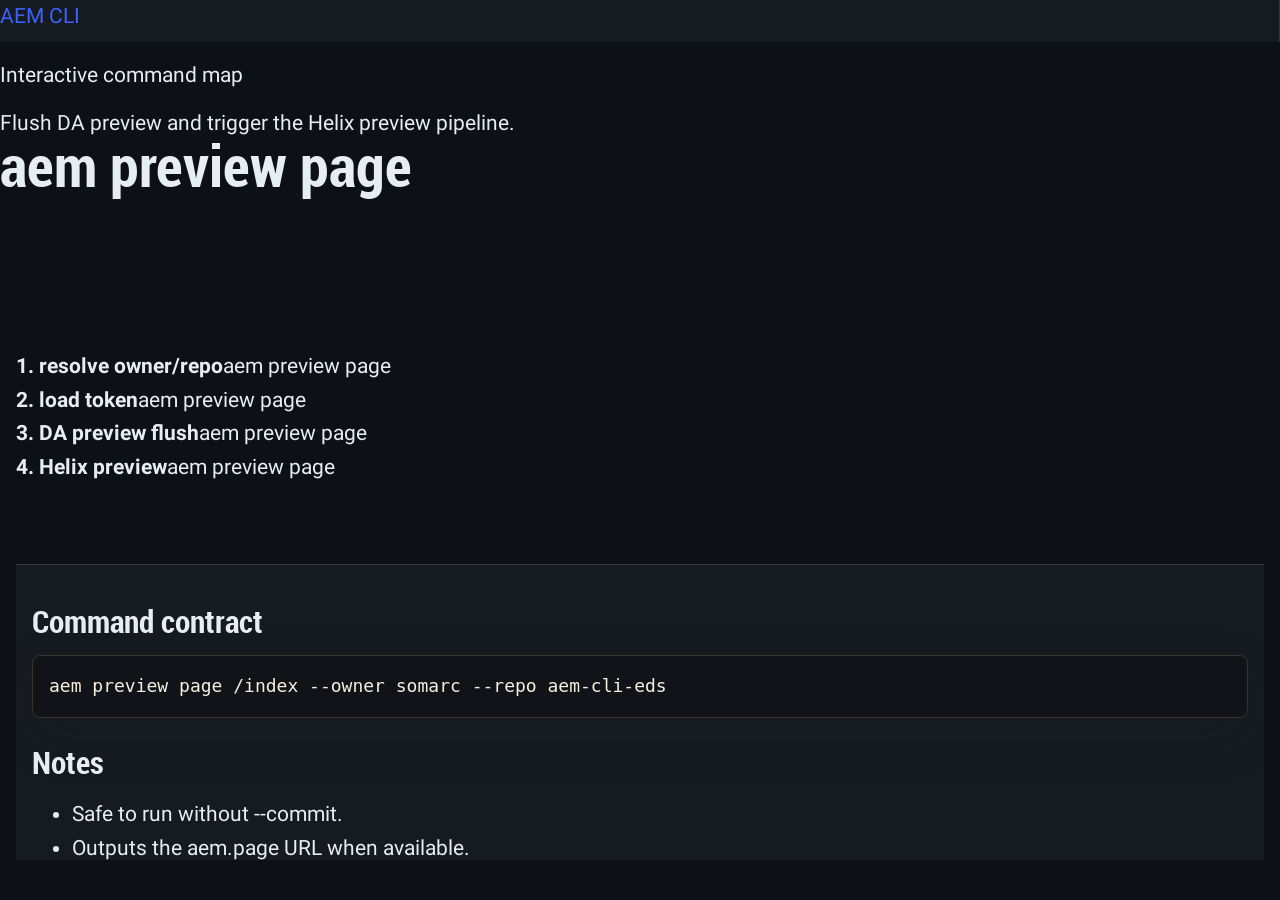
<file: workflow-explorer.html>
<!DOCTYPE html>
<html lang="en">
<head>
<meta charset="UTF-8">
<meta name="viewport" content="width=device-width, initial-scale=1">
<title>Workflow Explorer - AEM CLI</title>
<link rel="stylesheet" href="/styles/fonts.css">
<link rel="stylesheet" href="/styles/styles.css">
<link rel="stylesheet" href="/styles/aem-cli-site.css">
</head>
<body class="aem-cli-site">
<div class="workflow-app">
  <aside class="workflow-side">
    <a class="site-brand" href="/">AEM CLI</a>
    <h1>Workflow Explorer</h1>
    <p>Click a command to trace the operational flow.</p>
    <div id="workflow-list"></div>
  </aside>
  <main class="workflow-main">
    <p class="eyebrow">Interactive command map</p>
    <h2 id="workflow-title">aem preview page</h2>
    <p id="workflow-summary">Preview one DA source document by flushing DA preview and triggering the Helix preview build.</p>
    <div class="flow-panel" id="workflow-flow"></div>
    <div class="workflow-detail">
      <h3>Command contract</h3>
      <pre class="terminal" id="workflow-command"></pre>
      <h3>Notes</h3>
      <ul id="workflow-notes"></ul>
    </div>
  </main>
</div>
<script>
const workflows = [
  {
    name: 'aem auth login',
    summary: 'Create or reuse the project-local DA token cache.',
    command: 'aem auth login',
    flow: ['CLI args', 'IMS browser flow', '.hlx token cache', 'ready for admin calls'],
    notes: ['Stores token under .hlx/.da-token.json.', 'Automation can pass --token.'],
  },
  {
    name: 'aem preview page',
    summary: 'Flush DA preview and trigger the Helix preview pipeline.',
    command: 'aem preview page /index --owner somarc --repo aem-cli-eds',
    flow: ['resolve owner/repo', 'load token', 'DA preview flush', 'Helix preview'],
    notes: ['Safe to run without --commit.', 'Outputs the aem.page URL when available.'],
  },
  {
    name: 'aem publish page',
    summary: 'Promote one previewed page to live CDN.',
    command: 'aem publish page /index --commit',
    flow: ['target preflight', '--commit check', 'Helix live call', 'aem.live URL'],
    notes: ['Dry-run by default.', 'Live mutation requires --commit.'],
  },
  {
    name: 'aem deploy page',
    summary: 'Preview a page, then publish it when commit is supplied.',
    command: 'aem deploy page /index --commit',
    flow: ['DA flush', 'Helix preview', '--commit check', 'Helix live'],
    notes: ['Preview always runs.', 'Publish step is commit-gated.'],
  },
  {
    name: 'aem route classify',
    summary: 'Classify route ownership using DA source and Helix status probes.',
    command: 'aem route classify /blog/post',
    flow: ['probe DA source', 'probe Helix status', 'compare sourceLocation', 'return ownership'],
    notes: ['Exit codes distinguish contentbus, codebus, hybrid, orphan, and probe-failed.'],
  },
  {
    name: 'aem index validate',
    summary: 'Compare configured helix-query fields against query-index output.',
    command: 'aem index validate --env preview',
    flow: ['parse helix-query.yaml', 'build preview/live URL', 'fetch query JSON', 'report missing fields'],
    notes: ['Uses Adobe shared index config parsing.', 'Read-only validation.'],
  },
  {
    name: 'aem code sync',
    summary: 'Trigger code-bus sync for a path after commit confirmation.',
    command: 'aem code sync /styles/styles.css --commit',
    flow: ['target preflight', '--commit check', 'Helix code call', 'job or status response'],
    notes: ['Mutation is commit-gated.', 'Use code status first when troubleshooting.'],
  },
];

const list = document.getElementById('workflow-list');
const title = document.getElementById('workflow-title');
const summary = document.getElementById('workflow-summary');
const flow = document.getElementById('workflow-flow');
const command = document.getElementById('workflow-command');
const notes = document.getElementById('workflow-notes');

function render(item) {
  title.textContent = item.name;
  summary.textContent = item.summary;
  command.textContent = item.command;
  flow.replaceChildren(...item.flow.map((step, i) => {
    const node = document.createElement('div');
    node.className = 'flow-node';
    node.innerHTML = `<strong>${i + 1}. ${step}</strong><span>${item.name}</span>`;
    return node;
  }));
  notes.replaceChildren(...item.notes.map((note) => {
    const li = document.createElement('li');
    li.textContent = note;
    return li;
  }));
  document.querySelectorAll('.workflow-command').forEach((button) => {
    button.classList.toggle('active', button.textContent === item.name);
  });
}

workflows.forEach((item) => {
  const button = document.createElement('button');
  button.type = 'button';
  button.className = 'workflow-command';
  button.textContent = item.name;
  button.addEventListener('click', () => render(item));
  list.append(button);
});

render(workflows[1]);
</script>
</body>
</html>
</file>
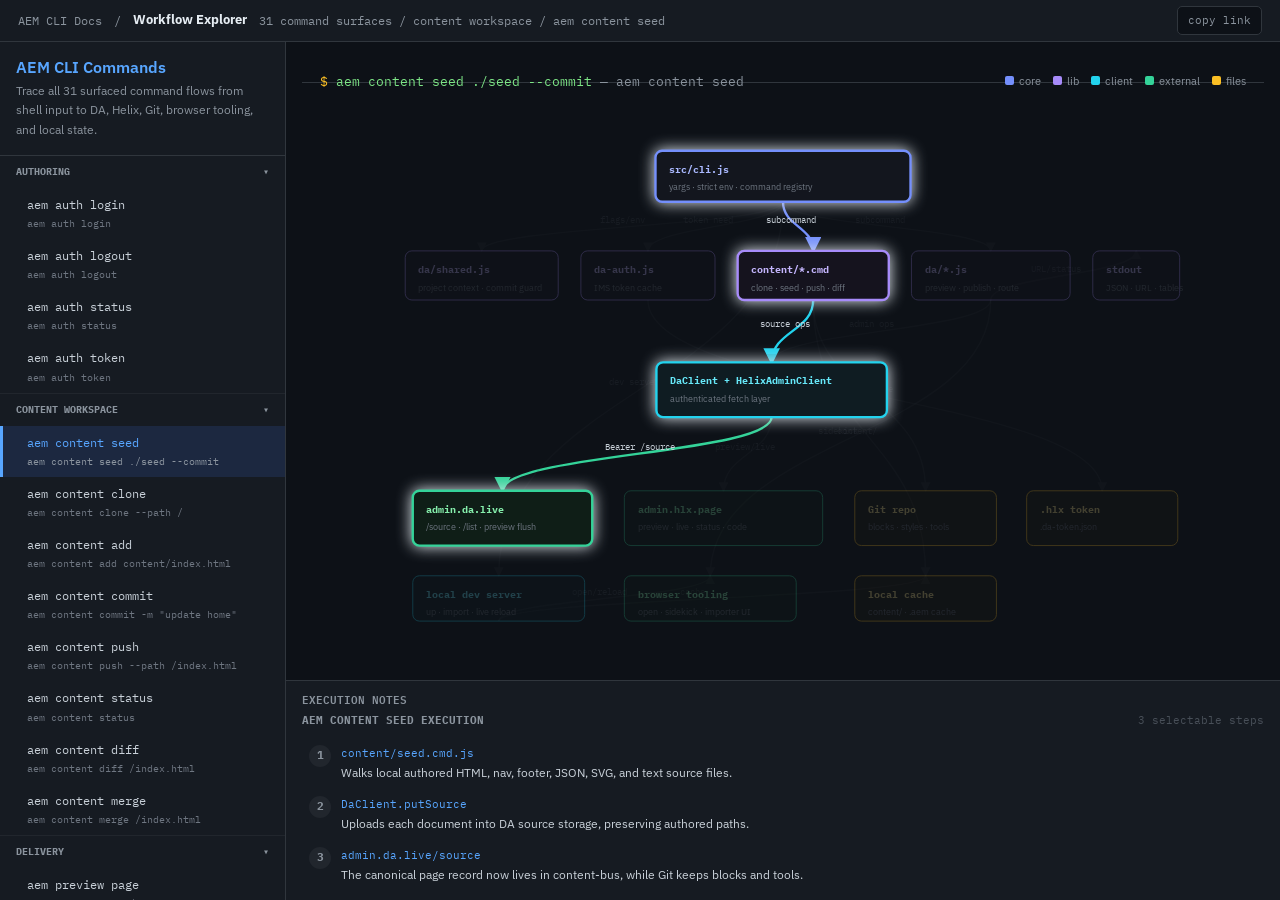
<file: tools/workflow-explorer.html>
<!DOCTYPE html>
<html lang="en">
<head>
<meta charset="UTF-8">
<meta name="viewport" content="width=device-width, initial-scale=1">
<title>AEM CLI Workflow Explorer</title>
<link rel="preconnect" href="https://fonts.googleapis.com">
<link rel="preconnect" href="https://fonts.gstatic.com" crossorigin>
<link href="https://fonts.googleapis.com/css2?family=IBM+Plex+Mono:wght@400;500;600&family=IBM+Plex+Sans:wght@400;500;600;700&display=swap" rel="stylesheet">
<link rel="stylesheet" href="/styles/styles.css">
<link rel="stylesheet" href="/styles/aem-cli-site.css">
</head>
<body>
<div class="workflow-app">
  <nav class="workflow-topbar">
    <a href="/">AEM CLI Docs</a>
    <span>/</span>
    <strong>Workflow Explorer</strong>
    <span id="workflow-breadcrumb">31 command surfaces · content-bus + code-bus command map</span>
    <button class="workflow-share" id="workflow-share" type="button">copy link</button>
  </nav>
  <div class="workflow-shell">
    <aside class="workflow-side">
      <div class="workflow-side-header">
        <h1>AEM CLI Commands</h1>
        <p>Trace all 31 surfaced command flows from shell input to DA, Helix, Git, browser tooling, and local state.</p>
      </div>
      <div id="workflow-list"></div>
    </aside>
    <main class="workflow-main">
      <div class="workflow-toolbar">
        <div class="workflow-active" id="active-label">select a command</div>
        <div class="workflow-legend">
          <span style="--dot:#748ffc">core</span>
          <span style="--dot:#a78bfa">lib</span>
          <span style="--dot:#22d3ee">client</span>
          <span style="--dot:#34d399">external</span>
          <span style="--dot:#fbbf24">files</span>
        </div>
      </div>
      <div class="workflow-canvas">
        <svg id="diagram" viewBox="0 0 900 540" preserveAspectRatio="xMidYMid meet">
          <defs>
            <marker id="arr" markerWidth="7" markerHeight="7" refX="6" refY="3.5" orient="auto"><path d="M0,0 L0,7 L7,3.5 z" fill="#30363d"/></marker>
            <marker id="arr-core" markerWidth="7" markerHeight="7" refX="6" refY="3.5" orient="auto"><path d="M0,0 L0,7 L7,3.5 z" fill="#748ffc"/></marker>
            <marker id="arr-lib" markerWidth="7" markerHeight="7" refX="6" refY="3.5" orient="auto"><path d="M0,0 L0,7 L7,3.5 z" fill="#a78bfa"/></marker>
            <marker id="arr-client" markerWidth="7" markerHeight="7" refX="6" refY="3.5" orient="auto"><path d="M0,0 L0,7 L7,3.5 z" fill="#22d3ee"/></marker>
            <marker id="arr-ext" markerWidth="7" markerHeight="7" refX="6" refY="3.5" orient="auto"><path d="M0,0 L0,7 L7,3.5 z" fill="#34d399"/></marker>
            <marker id="arr-file" markerWidth="7" markerHeight="7" refX="6" refY="3.5" orient="auto"><path d="M0,0 L0,7 L7,3.5 z" fill="#fbbf24"/></marker>
          </defs>
          <g id="edges-layer"></g>
          <g id="nodes-layer"></g>
        </svg>
      </div>
      <section class="workflow-detail">
        <h2>Execution Notes</h2>
        <div id="workflow-steps"></div>
      </section>
    </main>
  </div>
</div>
<script>
const DATA = {
  nodes: [
    { id: 'cli', x: 315, y: 22, w: 270, h: 54, type: 'core', label: 'src/cli.js', sub: 'yargs · strict env · command registry' },
    { id: 'shared', x: 50, y: 128, w: 162, h: 52, type: 'lib', label: 'da/shared.js', sub: 'project context · commit guard' },
    { id: 'auth', x: 236, y: 128, w: 142, h: 52, type: 'lib', label: 'da-auth.js', sub: 'IMS token cache' },
    { id: 'content', x: 402, y: 128, w: 160, h: 52, type: 'lib', label: 'content/*.cmd', sub: 'clone · seed · push · diff' },
    { id: 'delivery', x: 586, y: 128, w: 168, h: 52, type: 'lib', label: 'da/*.js', sub: 'preview · publish · route' },
    { id: 'output', x: 778, y: 128, w: 92, h: 52, type: 'lib', label: 'stdout', sub: 'JSON · URL · tables' },
    { id: 'client', x: 316, y: 246, w: 244, h: 58, type: 'client', label: 'DaClient + HelixAdminClient', sub: 'authenticated fetch layer' },
    { id: 'da', x: 58, y: 382, w: 190, h: 58, type: 'ext', label: 'admin.da.live', sub: '/source · /list · preview flush' },
    { id: 'helix', x: 282, y: 382, w: 210, h: 58, type: 'ext', label: 'admin.hlx.page', sub: 'preview · live · status · code' },
    { id: 'git', x: 526, y: 382, w: 150, h: 58, type: 'file', label: 'Git repo', sub: 'blocks · styles · tools' },
    { id: 'token', x: 708, y: 382, w: 160, h: 58, type: 'file', label: '.hlx token', sub: '.da-token.json' },
    { id: 'server', x: 58, y: 472, w: 182, h: 48, type: 'client', label: 'local dev server', sub: 'up · import · live reload' },
    { id: 'browser', x: 282, y: 472, w: 182, h: 48, type: 'ext', label: 'browser tooling', sub: 'open · sidekick · importer UI' },
    { id: 'cache', x: 526, y: 472, w: 150, h: 48, type: 'file', label: 'local cache', sub: 'content/ · .aem cache' },
  ],
  edges: [
    { id: 'e-cli-shared', from: 'cli', to: 'shared', label: 'flags/env', color: 'core' },
    { id: 'e-cli-auth', from: 'cli', to: 'auth', label: 'token need', color: 'core' },
    { id: 'e-cli-content', from: 'cli', to: 'content', label: 'subcommand', color: 'core' },
    { id: 'e-cli-delivery', from: 'cli', to: 'delivery', label: 'subcommand', color: 'core' },
    { id: 'e-auth-token', from: 'auth', to: 'token', label: 'read/write', color: 'file' },
    { id: 'e-content-client', from: 'content', to: 'client', label: 'source ops', color: 'client' },
    { id: 'e-delivery-client', from: 'delivery', to: 'client', label: 'admin ops', color: 'client' },
    { id: 'e-client-da', from: 'client', to: 'da', label: 'Bearer /source', color: 'ext' },
    { id: 'e-client-helix', from: 'client', to: 'helix', label: 'preview/live', color: 'ext' },
    { id: 'e-content-git', from: 'content', to: 'git', label: 'workspace', color: 'file' },
    { id: 'e-delivery-output', from: 'delivery', to: 'output', label: 'URL/status', color: 'lib' },
    { id: 'e-cli-server', from: 'cli', to: 'server', label: 'dev server', color: 'core' },
    { id: 'e-server-browser', from: 'server', to: 'browser', label: 'open/reload', color: 'ext' },
    { id: 'e-server-cache', from: 'server', to: 'cache', label: 'cache', color: 'file' },
    { id: 'e-content-cache', from: 'content', to: 'cache', label: 'content/', color: 'file' },
    { id: 'e-code-browser', from: 'delivery', to: 'browser', label: 'sidekick', color: 'ext' },
  ],
  groups: [
    { name: 'authoring', items: [
      { id: 'auth-login', label: 'aem auth login', syntax: 'aem auth login', edges: ['e-cli-auth', 'e-auth-token'], nodes: ['cli', 'auth', 'token'], steps: [
        ['src/cli.js', 'Strict yargs dispatch resolves the auth subcommand and passes log/env options.'],
        ['da-auth.js', 'If no valid cache exists, the IMS browser flow stores a project-local DA token.'],
        ['.hlx/.da-token.json', 'The token is ignored from git and reused by content and delivery commands.'],
      ] },
      { id: 'auth-logout', label: 'aem auth logout', syntax: 'aem auth logout', edges: ['e-cli-auth', 'e-auth-token'], nodes: ['cli', 'auth', 'token'], steps: [
        ['da/auth.js', 'Dispatches the logout subcommand without needing network access.'],
        ['tokenPath()', 'Finds the project-local DA token cache from the current working directory.'],
        ['fs-extra.remove', 'Deletes the cached token and reports whether one existed.'],
      ] },
      { id: 'auth-status', label: 'aem auth status', syntax: 'aem auth status', edges: ['e-cli-auth', 'e-auth-token', 'e-delivery-output'], nodes: ['cli', 'auth', 'token', 'output'], steps: [
        ['readToken()', 'Loads the cached token payload if present.'],
        ['expires_at check', 'Marks the token invalid when missing or expired.'],
        ['stdout + exitCode', 'Prints validity and sets a non-zero exit for automation on invalid state.'],
      ] },
      { id: 'auth-token', label: 'aem auth token', syntax: 'aem auth token', edges: ['e-cli-auth', 'e-auth-token', 'e-delivery-output'], nodes: ['cli', 'auth', 'token', 'output'], steps: [
        ['readToken()', 'Reads the cached access token from the local DA token file.'],
        ['guard missing token', 'Throws an actionable error when login has not happened yet.'],
        ['stdout', 'Writes only the raw token for scripts that need to pass it forward.'],
      ] },
    ] },
    { name: 'content workspace', items: [
      { id: 'content-seed', label: 'aem content seed', syntax: 'aem content seed ./seed --commit', edges: ['e-cli-content', 'e-content-client', 'e-client-da'], nodes: ['cli', 'content', 'client', 'da'], steps: [
        ['content/seed.cmd.js', 'Walks local authored HTML, nav, footer, JSON, SVG, and text source files.'],
        ['DaClient.putSource', 'Uploads each document into DA source storage, preserving authored paths.'],
        ['admin.da.live/source', 'The canonical page record now lives in content-bus, while Git keeps blocks and tools.'],
      ] },
      { id: 'content-clone', label: 'aem content clone', syntax: 'aem content clone --path /', edges: ['e-cli-content', 'e-content-client', 'e-client-da', 'e-content-git'], nodes: ['cli', 'content', 'client', 'da', 'git'], steps: [
        ['content/clone.cmd.js', 'Lists source files from DA and materializes them into a local content workspace.'],
        ['DaClient.listAll', 'Follows DA continuation tokens and recursively discovers folders.'],
        ['local workspace', 'Creates a reviewable local snapshot before commit/push flows.'],
      ] },
      { id: 'content-add', label: 'aem content add', syntax: 'aem content add content/index.html', edges: ['e-cli-content', 'e-content-cache'], nodes: ['cli', 'content', 'cache'], steps: [
        ['content/add.js', 'Accepts one or more paths under content/ or defaults to all changes.'],
        ['AddCommand', 'Normalizes content paths and stages them in the local content workspace.'],
        ['content metadata', 'Prepares later commit/push operations without mutating DA.'],
      ] },
      { id: 'content-commit', label: 'aem content commit', syntax: 'aem content commit -m "update home"', edges: ['e-cli-content', 'e-content-cache'], nodes: ['cli', 'content', 'cache'], steps: [
        ['content/commit.js', 'Requires a commit message through -m or --message.'],
        ['CommitCommand', 'Snapshots staged content changes locally.'],
        ['content/ log', 'Creates the review boundary used by push and diff flows.'],
      ] },
      { id: 'content-push', label: 'aem content push', syntax: 'aem content push --path /index.html', edges: ['e-cli-content', 'e-content-cache', 'e-content-client', 'e-client-da'], nodes: ['cli', 'content', 'cache', 'client', 'da'], steps: [
        ['content/push.js', 'Filters committed local changes by path, force, token, and dry-run flags.'],
        ['PushCommand', 'Checks conflicts unless --force is set.'],
        ['DaClient.putSource/deleteSource', 'Applies committed local content changes to DA source storage.'],
      ] },
      { id: 'content-status', label: 'aem content status', syntax: 'aem content status', edges: ['e-cli-content', 'e-content-cache', 'e-delivery-output'], nodes: ['cli', 'content', 'cache', 'output'], steps: [
        ['content/status.js', 'Loads local content workspace state.'],
        ['StatusCommand', 'Classifies added, modified, and deleted files.'],
        ['stdout', 'Reports pending changes without touching DA.'],
      ] },
      { id: 'content-diff', label: 'aem content diff', syntax: 'aem content diff /index.html', edges: ['e-cli-content', 'e-content-cache', 'e-content-client', 'e-client-da', 'e-delivery-output'], nodes: ['cli', 'content', 'cache', 'client', 'da', 'output'], steps: [
        ['content/diff.js', 'Targets a single path or all modified local files.'],
        ['DiffCommand', 'Fetches remote DA source and compares it to local content/.'],
        ['stdout', 'Prints reviewable differences before push or merge.'],
      ] },
      { id: 'content-merge', label: 'aem content merge', syntax: 'aem content merge /index.html', edges: ['e-cli-content', 'e-content-cache', 'e-content-client', 'e-client-da'], nodes: ['cli', 'content', 'cache', 'client', 'da'], steps: [
        ['content/merge.js', 'Targets a single file or all modified files.'],
        ['MergeCommand', 'Reads remote DA source and local workspace versions.'],
        ['content/', 'Applies remote updates locally for conflict resolution.'],
      ] },
    ] },
    { name: 'delivery', items: [
      { id: 'preview-page', label: 'aem preview page', syntax: 'aem preview page /index', edges: ['e-cli-delivery', 'e-delivery-client', 'e-client-da', 'e-client-helix', 'e-delivery-output'], nodes: ['cli', 'delivery', 'client', 'da', 'helix', 'output'], steps: [
        ['previewOne()', 'Flushes DA preview for the selected source path when possible.'],
        ['HelixAdminClient.preview', 'Builds a single page on aem.page.'],
        ['stdout', 'Prints the preview URL for direct browser or CI handoff.'],
      ] },
      { id: 'preview-tree', label: 'aem preview tree', syntax: 'aem preview tree /', edges: ['e-cli-delivery', 'e-delivery-client', 'e-client-da', 'e-client-helix', 'e-delivery-output'], nodes: ['cli', 'delivery', 'client', 'da', 'helix', 'output'], steps: [
        ['resolvePathSet', 'Reads DA source paths and filters to HTML documents under the prefix.'],
        ['flushDaPreview', 'Flushes DA preview state so Helix sees current authored source.'],
        ['HelixAdminClient.preview', 'Builds each page on aem.page and prints structured results.'],
      ] },
      { id: 'preview-status', label: 'aem preview status', syntax: 'aem preview status /index', edges: ['e-cli-delivery', 'e-delivery-client', 'e-client-helix', 'e-delivery-output'], nodes: ['cli', 'delivery', 'client', 'helix', 'output'], steps: [
        ['createDaContext', 'Resolves owner, repo, branch, and token context.'],
        ['HelixAdminClient.previewStatus', 'Reads preview build metadata for one path.'],
        ['printResult', 'Returns structured JSON/table-friendly status.'],
      ] },
      { id: 'publish-page', label: 'aem publish page', syntax: 'aem publish page /index --commit', edges: ['e-cli-delivery', 'e-delivery-client', 'e-client-helix', 'e-delivery-output'], nodes: ['cli', 'delivery', 'client', 'helix', 'output'], steps: [
        ['guardCommit', 'Publish is dry-run unless the operator passes --commit explicitly.'],
        ['HelixAdminClient.live', 'Promotes the selected path from preview to live delivery.'],
        ['stdout', 'Prints the live URL for automation and release notes.'],
      ] },
      { id: 'publish-tree', label: 'aem publish tree', syntax: 'aem publish tree / --commit', edges: ['e-cli-delivery', 'e-delivery-client', 'e-client-da', 'e-client-helix', 'e-delivery-output'], nodes: ['cli', 'delivery', 'client', 'da', 'helix', 'output'], steps: [
        ['resolvePathSet', 'Finds all HTML source documents under the DA prefix.'],
        ['guardCommit', 'Requires explicit --commit after reporting target and path count.'],
        ['runConcurrent', 'Publishes pages with bounded concurrency and structured per-path results.'],
      ] },
      { id: 'publish-unpublish', label: 'aem publish unpublish', syntax: 'aem publish unpublish /index --commit', edges: ['e-cli-delivery', 'e-delivery-client', 'e-client-helix'], nodes: ['cli', 'delivery', 'client', 'helix'], steps: [
        ['createProjectContext', 'Reports the target owner, repo, and branch before mutation.'],
        ['guardCommit', 'Blocks live removal unless --commit is supplied.'],
        ['HelixAdminClient.unpublish', 'Removes the selected page from live delivery.'],
      ] },
      { id: 'deploy-page', label: 'aem deploy page', syntax: 'aem deploy page /index --commit', edges: ['e-cli-delivery', 'e-delivery-client', 'e-client-da', 'e-client-helix'], nodes: ['cli', 'delivery', 'client', 'da', 'helix'], steps: [
        ['preview first', 'Always flushes DA and runs preview so the live step has a current build.'],
        ['commit gate', 'Without --commit, deploy stops after preview and reports the preview URL.'],
        ['live edge', 'With --commit, deploy promotes the same path to aem.live.'],
      ] },
    ] },
    { name: 'diagnostics', items: [
      { id: 'route-classify', label: 'aem route classify', syntax: 'aem route classify /content', edges: ['e-cli-delivery', 'e-delivery-client', 'e-client-da', 'e-client-helix', 'e-delivery-output'], nodes: ['cli', 'delivery', 'client', 'da', 'helix', 'output'], steps: [
        ['DA probe', 'Checks whether the path exists in content-bus source storage.'],
        ['Helix status', 'Reads preview/live sourceLocation to determine delivery ownership.'],
        ['exit codes', 'Returns contentbus, codebus, hybrid, orphan, or probe-failed for scripts.'],
      ] },
      { id: 'route-canonical', label: 'aem route canonical', syntax: 'aem route canonical /index', edges: ['e-cli-delivery', 'e-delivery-client', 'e-client-da', 'e-client-helix', 'e-delivery-output'], nodes: ['cli', 'delivery', 'client', 'da', 'helix', 'output'], steps: [
        ['classifyRoute', 'Runs the same ownership probe used by route classify.'],
        ['canonicalWebPath', 'Normalizes DA source paths to routable web paths.'],
        ['printResult', 'Returns preview, live, plain.html, ownership, and source metadata.'],
      ] },
      { id: 'route-audit', label: 'aem route audit', syntax: 'aem route audit / --concurrency 10', edges: ['e-cli-delivery', 'e-delivery-client', 'e-client-da', 'e-client-helix', 'e-delivery-output'], nodes: ['cli', 'delivery', 'client', 'da', 'helix', 'output'], steps: [
        ['resolvePathSet', 'Discovers all HTML source documents under the prefix.'],
        ['runConcurrent', 'Classifies routes in parallel with bounded concurrency.'],
        ['printResult', 'Outputs ownership results for site-wide audits.'],
      ] },
      { id: 'index-show', label: 'aem index show', syntax: 'aem index show', edges: ['e-cli-delivery', 'e-delivery-output', 'e-content-git'], nodes: ['cli', 'delivery', 'git', 'output'], steps: [
        ['IndexConfig', 'Loads helix-query.yaml from the project checkout or --file location.'],
        ['indexRows', 'Extracts index names, targets, fields, and include rules.'],
        ['printResult', 'Prints the configured index catalog.'],
      ] },
      { id: 'index-validate', label: 'aem index validate', syntax: 'aem index validate --env preview', edges: ['e-cli-delivery', 'e-delivery-client', 'e-client-helix', 'e-delivery-output'], nodes: ['cli', 'delivery', 'client', 'helix', 'output'], steps: [
        ['helix-query.yaml', 'Loads configured index fields from the project checkout.'],
        ['query-index.json', 'Fetches preview or live query output and compares available columns.'],
        ['non-zero on drift', 'Reports missing fields so CI or agents can block bad releases.'],
      ] },
      { id: 'index-query', label: 'aem index query', syntax: 'aem index query pages --filter title=Home', edges: ['e-cli-delivery', 'e-delivery-client', 'e-client-helix', 'e-delivery-output'], nodes: ['cli', 'delivery', 'client', 'helix', 'output'], steps: [
        ['IndexConfig', 'Finds the named configured index and target path.'],
        ['fetchJson', 'Reads preview or live query JSON with limit and offset.'],
        ['client filter', 'Applies repeatable key=value filters before printing rows.'],
      ] },
    ] },
    { name: 'code bus', items: [
      { id: 'code-sync', label: 'aem code sync', syntax: 'aem code sync /styles/aem-cli-site.css --commit', edges: ['e-cli-delivery', 'e-delivery-client', 'e-client-helix', 'e-content-git'], nodes: ['cli', 'delivery', 'client', 'helix', 'git'], steps: [
        ['Git code surface', 'Targets CSS, JS, blocks, and tools rather than authored page documents.'],
        ['commit gate', 'Code-bus mutation requires explicit --commit.'],
        ['Helix code API', 'Triggers code sync or returns job/status details for follow-up.'],
      ] },
      { id: 'code-status', label: 'aem code status', syntax: 'aem code status /styles/aem-cli-site.css', edges: ['e-cli-delivery', 'e-delivery-client', 'e-client-helix', 'e-content-git', 'e-delivery-output'], nodes: ['cli', 'delivery', 'client', 'helix', 'git', 'output'], steps: [
        ['code/status options', 'Accepts owner, repo, branch, token, and optional code-bus path.'],
        ['HelixAdminClient.codeStatus', 'Checks sync state for the requested code path.'],
        ['printResult', 'Returns code-bus status without mutating remote state.'],
      ] },
      { id: 'code-job', label: 'aem code job', syntax: 'aem code job job-2026-...', edges: ['e-cli-delivery', 'e-delivery-client', 'e-client-helix', 'e-delivery-output'], nodes: ['cli', 'delivery', 'client', 'helix', 'output'], steps: [
        ['job <jobId>', 'Accepts a Helix Admin async job identifier.'],
        ['HelixAdminClient.job', 'Fetches job state, progress, resources, and errors.'],
        ['printResult', 'Prints the job payload for follow-up diagnostics.'],
      ] },
      { id: 'code-sidekick-get', label: 'aem code sidekick get', syntax: 'aem code sidekick get', edges: ['e-cli-delivery', 'e-delivery-client', 'e-client-helix', 'e-code-browser', 'e-delivery-output'], nodes: ['cli', 'delivery', 'client', 'helix', 'browser', 'output'], steps: [
        ['nested sidekick command', 'Routes through code sidekick get after project options are resolved.'],
        ['HelixAdminClient.sidekickConfig', 'Reads the sidekick configuration for owner, repo, and branch.'],
        ['printResult', 'Returns JSON that browser tooling and agents can inspect.'],
      ] },
    ] },
    { name: 'dev server', items: [
      { id: 'up', label: 'aem up', syntax: 'aem up --port 3000 --livereload', edges: ['e-cli-server', 'e-server-browser', 'e-server-cache', 'e-content-git'], nodes: ['cli', 'server', 'browser', 'cache', 'git'], steps: [
        ['src/up.js', 'Starts the local Edge Delivery development server with proxy, TLS, cache, and HTML-folder options.'],
        ['local dev server', 'Serves project files, proxies origin content, and can forward browser console logs.'],
        ['browser + reload', 'Opens the requested path and reloads when watched sources change.'],
      ] },
      { id: 'import', label: 'aem import', syntax: 'aem import --port 3001', edges: ['e-cli-server', 'e-server-browser', 'e-server-cache'], nodes: ['cli', 'server', 'browser', 'cache'], steps: [
        ['src/import.js', 'Starts the importer server and optionally installs the importer UI.'],
        ['proxy/cache', 'Uses headers, cache, TLS, and insecure-request options for migration work.'],
        ['browser tooling', 'Opens the importer experience against the local server.'],
      ] },
    ] },
  ],
};

const nodeLayer = document.getElementById('nodes-layer');
const edgeLayer = document.getElementById('edges-layer');
const list = document.getElementById('workflow-list');
const active = document.getElementById('active-label');
const steps = document.getElementById('workflow-steps');
const breadcrumb = document.getElementById('workflow-breadcrumb');
const shareButton = document.getElementById('workflow-share');
const nodeMap = Object.fromEntries(DATA.nodes.map((node) => [node.id, node]));
const edgeMap = Object.fromEntries(DATA.edges.map((edge) => [edge.id, edge]));
const commandMap = Object.fromEntries(allCommands().map((item) => [item.id, item]));
const groupByCommand = Object.fromEntries(DATA.groups.flatMap((group) => group.items.map((item) => [item.id, group.name])));
let currentItem;
let activeStep = -1;
let suppressHashUpdate = false;

function center(node, bottom = false) {
  return [node.x + node.w / 2, node.y + (bottom ? node.h : 0)];
}

function draw() {
  DATA.edges.forEach((edge) => {
    const from = nodeMap[edge.from];
    const to = nodeMap[edge.to];
    const [x1, y1] = center(from, true);
    const [x2, y2] = center(to);
    const path = document.createElementNS('http://www.w3.org/2000/svg', 'path');
    path.id = edge.id;
    path.classList.add('edge');
    path.setAttribute('d', `M${x1},${y1} C${x1},${(y1 + y2) / 2} ${x2},${(y1 + y2) / 2} ${x2},${y2}`);
    path.setAttribute('marker-end', 'url(#arr)');
    edgeLayer.append(path);
    const label = document.createElementNS('http://www.w3.org/2000/svg', 'text');
    label.id = `${edge.id}-label`;
    label.classList.add('edgelbl');
    label.setAttribute('x', (x1 + x2) / 2 - 34);
    label.setAttribute('y', (y1 + y2) / 2 - 4);
    label.textContent = edge.label;
    edgeLayer.append(label);
  });

  DATA.nodes.forEach((node) => {
    const g = document.createElementNS('http://www.w3.org/2000/svg', 'g');
    g.id = node.id;
    g.classList.add('nd', `nd-${node.type}`);
    const rect = document.createElementNS('http://www.w3.org/2000/svg', 'rect');
    rect.setAttribute('x', node.x);
    rect.setAttribute('y', node.y);
    rect.setAttribute('width', node.w);
    rect.setAttribute('height', node.h);
    rect.setAttribute('rx', 7);
    const label = document.createElementNS('http://www.w3.org/2000/svg', 'text');
    label.classList.add('lbl');
    label.setAttribute('x', node.x + 14);
    label.setAttribute('y', node.y + 23);
    label.textContent = node.label;
    const sub = document.createElementNS('http://www.w3.org/2000/svg', 'text');
    sub.classList.add('sub');
    sub.setAttribute('x', node.x + 14);
    sub.setAttribute('y', node.y + 42);
    sub.textContent = node.sub;
    g.append(rect, label, sub);
    g.addEventListener('click', () => showNode(node.id));
    nodeLayer.append(g);
  });
}

function allCommands() {
  return DATA.groups.flatMap((group) => group.items);
}

function readHashState() {
  const params = new URLSearchParams(window.location.hash.replace(/^#/, ''));
  return {
    command: params.get('command') || params.get('scenario'),
    step: Number.parseInt(params.get('step') || '', 10),
  };
}

function commandUrl(item = currentItem, step = activeStep) {
  const params = new URLSearchParams();
  if (item) params.set('command', item.id);
  if (Number.isInteger(step) && step >= 0) params.set('step', String(step + 1));
  const url = new URL(window.location.href);
  url.hash = params.toString();
  return url.toString();
}

function updateHash(item = currentItem, step = activeStep) {
  if (suppressHashUpdate || !item) return;
  window.history.replaceState(null, '', commandUrl(item, step));
}

function updateBreadcrumb(item = currentItem, step = activeStep) {
  if (!item) {
    breadcrumb.textContent = '31 command surfaces · content-bus + code-bus command map';
    return;
  }
  const group = groupByCommand[item.id] || 'commands';
  const parts = ['31 command surfaces', group, item.label];
  if (Number.isInteger(step) && step >= 0) parts.push(`step ${step + 1}`);
  breadcrumb.textContent = parts.join(' / ');
}

function normalizeStep(item, step, index) {
  if (!Array.isArray(step)) return step;
  const [code, text] = step;
  const haystack = `${code} ${text}`.toLowerCase();
  const nodes = new Set(['cli']);
  const edges = new Set();

  if (/auth|token|ims/.test(haystack)) nodes.add('auth');
  if (/token|cache|\.hlx|\.da-token/.test(haystack)) nodes.add('token');
  if (/content|seed|clone|source|document|workspace|walks local/.test(haystack)) nodes.add('content');
  if (/preview|publish|deploy|route|index|guard|delivery|status/.test(haystack)) nodes.add('delivery');
  if (/daclient|helixadminclient|client|fetch|upload|flush|post|putsource/.test(haystack)) nodes.add('client');
  if (/admin\.da|da source|content-bus|source storage|\/source|\/list/.test(haystack)) nodes.add('da');
  if (/admin\.hlx|helix|aem\.page|aem\.live|preview url|live url|query-index/.test(haystack)) nodes.add('helix');
  if (/git|blocks|styles|tools|code-bus|checkout|workspace/.test(haystack)) nodes.add('git');
  if (/stdout|json|url|table|print|reports|output/.test(haystack)) nodes.add('output');

  const commandNodes = item.nodes.filter((nodeId) => nodes.has(nodeId));
  if (commandNodes.length <= 1) {
    const span = Math.max(1, Math.ceil(item.nodes.length / item.steps.length));
    item.nodes.slice(index * span, (index + 1) * span + 1).forEach((nodeId) => nodes.add(nodeId));
  }

  item.edges.forEach((edgeId) => {
    const edge = edgeMap[edgeId];
    if (!edge) return;
    if (nodes.has(edge.from) && nodes.has(edge.to)) edges.add(edgeId);
  });

  if (!edges.size) {
    const span = Math.max(1, Math.ceil(item.edges.length / item.steps.length));
    item.edges.slice(index * span, (index + 1) * span + 1).forEach((edgeId) => edges.add(edgeId));
    [...edges].forEach((edgeId) => {
      const edge = edgeMap[edgeId];
      if (edge) {
        nodes.add(edge.from);
        nodes.add(edge.to);
      }
    });
  }

  return {
    code,
    text,
    nodes: [...nodes].filter((nodeId) => item.nodes.includes(nodeId)),
    edges: [...edges].filter((edgeId) => item.edges.includes(edgeId)),
  };
}

function getSteps(item) {
  return item.steps.map((step, index) => normalizeStep(item, step, index));
}

function resetDiagram() {
  document.querySelectorAll('.nd').forEach((node) => node.classList.remove('hi', 'dim'));
  DATA.edges.forEach((edge) => {
    const path = document.getElementById(edge.id);
    const label = document.getElementById(`${edge.id}-label`);
    path.className.baseVal = 'edge';
    path.setAttribute('marker-end', 'url(#arr)');
    label.className.baseVal = 'edgelbl';
  });
}

function setNodeState(nodeId, state) {
  const node = document.getElementById(nodeId);
  if (!node) return;
  node.classList.remove('hi', 'dim');
  if (state) node.classList.add(state);
}

function setEdgeState(edgeId, state) {
  const edge = edgeMap[edgeId];
  const path = document.getElementById(edgeId);
  const label = document.getElementById(`${edgeId}-label`);
  if (!edge || !path || !label) return;
  if (state === 'hi') {
    path.className.baseVal = `edge hi hi-${edge.color}`;
    path.setAttribute('marker-end', `url(#arr-${edge.color})`);
    label.className.baseVal = 'edgelbl hi';
  } else if (state === 'dim') {
    path.className.baseVal = 'edge dim';
    path.setAttribute('marker-end', 'url(#arr)');
    label.className.baseVal = 'edgelbl dim';
  } else {
    path.className.baseVal = 'edge';
    path.setAttribute('marker-end', 'url(#arr)');
    label.className.baseVal = 'edgelbl';
  }
}

function highlight(nodes, edges) {
  const nodeSet = new Set(nodes);
  const edgeSet = new Set(edges);
  DATA.nodes.forEach((node) => setNodeState(node.id, nodeSet.has(node.id) ? 'hi' : 'dim'));
  DATA.edges.forEach((edge) => setEdgeState(edge.id, edgeSet.has(edge.id) ? 'hi' : 'dim'));
}

function highlightAll(item) {
  highlight(item.nodes, item.edges);
}

function highlightStep(item, index) {
  const step = getSteps(item)[index];
  if (!step) return;
  const commandNodes = new Set(item.nodes);
  const commandEdges = new Set(item.edges);
  resetDiagram();
  DATA.nodes.forEach((node) => {
    if (!commandNodes.has(node.id)) setNodeState(node.id, 'dim');
  });
  DATA.edges.forEach((edge) => {
    if (!commandEdges.has(edge.id)) setEdgeState(edge.id, 'dim');
  });
  commandNodes.forEach((nodeId) => {
    if (!step.nodes.includes(nodeId)) setNodeState(nodeId, 'dim');
  });
  commandEdges.forEach((edgeId) => {
    if (!step.edges.includes(edgeId)) setEdgeState(edgeId, 'dim');
  });
  step.nodes.forEach((nodeId) => setNodeState(nodeId, 'hi'));
  step.edges.forEach((edgeId) => setEdgeState(edgeId, 'hi'));
}

function showNode(nodeId) {
  const node = nodeMap[nodeId];
  if (!node) return;
  active.textContent = `${node.label} — ${node.sub}`;
  highlight([nodeId], DATA.edges.filter((edge) => edge.from === nodeId || edge.to === nodeId).map((edge) => edge.id));
  document.querySelectorAll('.workflow-step').forEach((row) => row.classList.remove('active'));
}

function setActiveStep(item, index) {
  activeStep = activeStep === index ? -1 : index;
  document.querySelectorAll('.workflow-step').forEach((stepRow) => {
    const isActive = Number(stepRow.dataset.index) === activeStep;
    stepRow.classList.toggle('active', isActive);
    stepRow.setAttribute('aria-pressed', String(isActive));
  });
  if (activeStep >= 0) {
    highlightStep(item, activeStep);
  } else {
    highlightAll(item);
  }
  updateBreadcrumb(item, activeStep);
  updateHash(item, activeStep);
}

function render(item, options = {}) {
  currentItem = item;
  activeStep = Number.isInteger(options.step) ? options.step : -1;
  active.innerHTML = `<span class="workflow-prompt">$</span> ${item.syntax}<span class="workflow-muted"> — ${item.label}</span>`;
  document.querySelectorAll('.workflow-command').forEach((button) => {
    button.classList.toggle('active', button.dataset.id === item.id);
  });
  const activeButton = document.querySelector(`.workflow-command[data-id="${item.id}"]`);
  activeButton?.scrollIntoView({ block: 'nearest', inline: 'center' });
  if (activeStep >= 0) {
    highlightStep(item, activeStep);
  } else {
    highlightAll(item);
  }
  updateBreadcrumb(item, activeStep);
  updateHash(item, activeStep);

  const title = document.createElement('div');
  title.className = 'workflow-step-title';
  title.innerHTML = `<span>${item.label} execution</span><span>${item.steps.length} selectable steps</span>`;
  steps.replaceChildren(title, ...getSteps(item).map((step, index) => {
    const row = document.createElement('div');
    row.className = 'workflow-step';
    row.dataset.index = index;
    row.tabIndex = 0;
    row.setAttribute('role', 'button');
    row.setAttribute('aria-pressed', String(index === activeStep));
    row.classList.toggle('active', index === activeStep);
    row.innerHTML = `<div class="workflow-step-number">${index + 1}</div><div class="workflow-step-body"><div class="workflow-step-code">${step.code}</div><div class="workflow-step-text">${step.text}</div></div>`;
    row.addEventListener('mouseenter', () => {
      if (activeStep < 0) highlightStep(item, index);
    });
    row.addEventListener('mouseleave', () => {
      if (activeStep < 0) highlightAll(item);
    });
    row.addEventListener('click', () => {
      setActiveStep(item, index);
    });
    row.addEventListener('keydown', (event) => {
      if (event.key === 'Enter' || event.key === ' ') {
        event.preventDefault();
        row.click();
      }
    });
    return row;
  }));
}

function renderFromHash() {
  const { command, step } = readHashState();
  const item = commandMap[command] || DATA.groups[1].items[0];
  const stepIndex = Number.isInteger(step) && step > 0 && step <= item.steps.length ? step - 1 : -1;
  suppressHashUpdate = true;
  render(item, { step: stepIndex });
  suppressHashUpdate = false;
}

draw();
DATA.groups.forEach((group) => {
  const groupEl = document.createElement('div');
  groupEl.className = 'workflow-group';
  const title = document.createElement('button');
  title.type = 'button';
  title.className = 'workflow-group-title';
  title.innerHTML = `<span>${group.name}</span><span class="workflow-group-arrow">▾</span>`;
  const body = document.createElement('div');
  body.className = 'workflow-group-body';
  title.addEventListener('click', () => groupEl.classList.toggle('collapsed'));
  groupEl.append(title, body);
  group.items.forEach((item) => {
    const button = document.createElement('button');
    button.type = 'button';
    button.className = 'workflow-command';
    button.dataset.id = item.id;
    button.innerHTML = `<span>${item.label}</span><small>${item.syntax}</small>`;
    button.addEventListener('click', () => render(item));
    body.append(button);
  });
  list.append(groupEl);
});
shareButton.addEventListener('click', async () => {
  const url = commandUrl();
  try {
    await navigator.clipboard.writeText(url);
    shareButton.textContent = 'copied';
  } catch {
    window.prompt('Copy workflow link', url);
    shareButton.textContent = 'ready';
  }
  window.setTimeout(() => { shareButton.textContent = 'copy link'; }, 1400);
});
window.addEventListener('hashchange', renderFromHash);
renderFromHash();
</script>
</body>
</html>
</file>
<file: styles/fonts.css>
/* stylelint-disable max-line-length */
@font-face {
  font-family: roboto-condensed;
  font-style: normal;
  font-weight: 700;
  font-display: swap;
  src: url('../fonts/roboto-condensed-bold.woff2') format('woff2');
  unicode-range: U+0000-00FF, U+0131, U+0152-0153, U+02BB-02BC, U+02C6, U+02DA, U+02DC, U+2000-206F, U+2074, U+20AC, U+2122, U+2191, U+2193, U+2212, U+2215, U+FEFF, U+FFFD;
}

@font-face {
  font-family: roboto;
  font-style: normal;
  font-weight: 700;
  font-display: swap;
  src: url('../fonts/roboto-bold.woff2') format('woff2');
  unicode-range: U+0000-00FF, U+0131, U+0152-0153, U+02BB-02BC, U+02C6, U+02DA, U+02DC, U+2000-206F, U+2074, U+20AC, U+2122, U+2191, U+2193, U+2212, U+2215, U+FEFF, U+FFFD;
}

@font-face {
  font-family: roboto;
  font-style: normal;
  font-weight: 500;
  font-display: swap;
  src: url('../fonts/roboto-medium.woff2') format('woff2');
  unicode-range: U+0000-00FF, U+0131, U+0152-0153, U+02BB-02BC, U+02C6, U+02DA, U+02DC, U+2000-206F, U+2074, U+20AC, U+2122, U+2191, U+2193, U+2212, U+2215, U+FEFF, U+FFFD;
}

@font-face {
  font-family: roboto;
  font-style: normal;
  font-weight: 400;
  font-display: swap;
  src: url('../fonts/roboto-regular.woff2') format('woff2');
  unicode-range: U+0000-00FF, U+0131, U+0152-0153, U+02BB-02BC, U+02C6, U+02DA, U+02DC, U+2000-206F, U+2074, U+20AC, U+2122, U+2191, U+2193, U+2212, U+2215, U+FEFF, U+FFFD;
}
</file>
<file: styles/styles.css>
/*
 * Copyright 2020 Adobe. All rights reserved.
 * This file is licensed to you under the Apache License, Version 2.0 (the "License");
 * you may not use this file except in compliance with the License. You may obtain a copy
 * of the License at http://www.apache.org/licenses/LICENSE-2.0
 *
 * Unless required by applicable law or agreed to in writing, software distributed under
 * the License is distributed on an "AS IS" BASIS, WITHOUT WARRANTIES OR REPRESENTATIONS
 * OF ANY KIND, either express or implied. See the License for the specific language
 * governing permissions and limitations under the License.
 */

:root {
  /* colors */
  --background-color: white;
  --light-color: #f8f8f8;
  --dark-color: #505050;
  --text-color: #131313;
  --link-color: #3b63fb;
  --link-hover-color: #1d3ecf;

  /* fonts */
  --body-font-family: roboto, roboto-fallback, sans-serif;
  --heading-font-family: roboto-condensed, roboto-condensed-fallback, sans-serif;

  /* body sizes */
  --body-font-size-m: 22px;
  --body-font-size-s: 19px;
  --body-font-size-xs: 17px;

  /* heading sizes */
  --heading-font-size-xxl: 55px;
  --heading-font-size-xl: 44px;
  --heading-font-size-l: 34px;
  --heading-font-size-m: 27px;
  --heading-font-size-s: 24px;
  --heading-font-size-xs: 22px;

  /* nav height */
  --nav-height: 64px;
}

/* fallback fonts */
@font-face {
  font-family: roboto-condensed-fallback;
  size-adjust: 88.82%;
  src: local('Arial');
}

@font-face {
  font-family: roboto-fallback;
  size-adjust: 99.529%;
  src: local('Arial');
}

@media (width >= 900px) {
  :root {
    /* body sizes */
    --body-font-size-m: 18px;
    --body-font-size-s: 16px;
    --body-font-size-xs: 14px;

    /* heading sizes */
    --heading-font-size-xxl: 45px;
    --heading-font-size-xl: 36px;
    --heading-font-size-l: 28px;
    --heading-font-size-m: 22px;
    --heading-font-size-s: 20px;
    --heading-font-size-xs: 18px;
  }
}

body {
  display: none;
  margin: 0;
  background-color: var(--background-color);
  color: var(--text-color);
  font-family: var(--body-font-family);
  font-size: var(--body-font-size-m);
  line-height: 1.6;
}

body.appear {
  display: block;
}

header {
  height: var(--nav-height);
}

header .header,
footer .footer {
  visibility: hidden;
}

header .header[data-block-status="loaded"],
footer .footer[data-block-status="loaded"] {
  visibility: visible;
}

h1,
h2,
h3,
h4,
h5,
h6 {
  margin-top: 0.8em;
  margin-bottom: 0.25em;
  font-family: var(--heading-font-family);
  font-weight: 600;
  line-height: 1.25;
  scroll-margin: 40px;
}

h1 { font-size: var(--heading-font-size-xxl); }
h2 { font-size: var(--heading-font-size-xl); }
h3 { font-size: var(--heading-font-size-l); }
h4 { font-size: var(--heading-font-size-m); }
h5 { font-size: var(--heading-font-size-s); }
h6 { font-size: var(--heading-font-size-xs); }

p,
dl,
ol,
ul,
pre,
blockquote {
  margin-top: 0.8em;
  margin-bottom: 0.25em;
}

code,
pre {
  font-size: var(--body-font-size-s);
}

pre {
  padding: 16px;
  border-radius: 8px;
  background-color: var(--light-color);
  overflow-x: auto;
  white-space: pre;
}

main > div {
  margin: 40px 16px;
}

input,
textarea,
select,
button {
  font: inherit;
}

/* links */
a:any-link {
  color: var(--link-color);
  text-decoration: none;
  overflow-wrap: break-word;
}

a:hover {
  color: var(--link-hover-color);
  text-decoration: underline;
}

/* buttons */
p.button-wrapper {
  margin: 12px 0;
}

a.button:any-link,
button.button {
  box-sizing: border-box;
  display: inline-flex;
  align-items: center;
  justify-content: center;
  max-width: 100%;
  margin: 0;
  border: 2px solid transparent;
  border-radius: 2.4em;
  padding: 0.5em 1.2em;
  font: inherit;
  font-weight: 500;
  line-height: 1.25;
  text-decoration: none;
  cursor: pointer;
  overflow: hidden;
  text-overflow: ellipsis;
  white-space: nowrap;
}

a.button[aria-disabled="true"],
button.button:disabled {
  cursor: not-allowed;
  pointer-events: none;
}

a.button.primary,
button.button.primary {
  border-color: var(--text-color);
  background-color: var(--text-color);
  color: var(--background-color);
}

a.button.primary:hover,
a.button.primary:focus-visible,
button.button.primary:hover,
button.button.primary:focus-visible {
  border-color: var(--dark-color);
  background-color: var(--dark-color);
  color: var(--light-color);
}

a.button.primary[aria-disabled="true"],
a.button.primary[aria-disabled="true"]:hover,
a.button.primary[aria-disabled="true"]:focus-visible,
button.button.primary:disabled,
button.button.primary:disabled:hover,
button.button.primary:disabled:focus-visible {
  background-color: var(--light-color);
  border-color: var(--light-color);
  color: var(--dark-color);
}

a.button.secondary,
button.button.secondary {
  border-color: var(--text-color);
  background-color: transparent;
  color: var(--text-color);
}

a.button.secondary:hover,
a.button.secondary:focus-visible,
button.button.secondary:hover,
button.button.secondary:focus-visible {
  border-color: var(--dark-color);
  background-color: var(--light-color);
  color: var(--dark-color);
}

a.button.secondary[aria-disabled="true"],
a.button.secondary[aria-disabled="true"]:hover,
a.button.secondary[aria-disabled="true"]:focus-visible,
button.button.secondary:disabled,
button.button.secondary:disabled:hover,
button.button.secondary:disabled:focus-visible {
  background-color: var(--light-color);
  border-color: var(--light-color);
  color: var(--dark-color);
}

/* high-impact call-to-action */
a.button.accent,
button.button.accent {
  border-color: var(--link-color);
  background-color: var(--link-color);
  color: var(--background-color);
}

a.button.accent:hover,
a.button.accent:focus-visible,
button.button.accent:hover,
button.button.accent:focus-visible {
  border-color: var(--link-hover-color);
  background-color: var(--link-hover-color);
}

a.button.accent[aria-disabled="true"],
a.button.accent[aria-disabled="true"]:hover,
a.button.accent[aria-disabled="true"]:focus-visible,
button.button.accent:disabled,
button.button.accent:disabled:hover,
button.button.accent:disabled:focus-visible {
  background-color: var(--light-color);
  border-color: var(--light-color);
  color: var(--dark-color);
}

main img {
  max-width: 100%;
  width: auto;
  height: auto;
}

.icon {
  display: inline-block;
  height: 24px;
  width: 24px;
}

.icon img {
  height: 100%;
  width: 100%;
}

/* sections */
main > .section {
  margin: 40px 0;
}

main > .section > div {
  max-width: 1200px;
  margin: auto;
  padding: 0 24px;
}

main > .section:first-of-type {
  margin-top: 0;
}

@media (width >= 900px) {
  main > .section > div {
    padding: 0 32px;
  }
}

/* section metadata */
main .section.light,
main .section.highlight {
  background-color: var(--light-color);
  margin: 0;
  padding: 40px 0;
}
</file>
<file: styles/aem-cli-site.css>
:root {
  --background-color: #fbf8ef;
  --light-color: #f2eedf;
  --dark-color: #504945;
  --text-color: #1d2021;
  --link-color: #3b63fb;
  --link-hover-color: #1d3ecf;
  --accent-color: #fabd2f;
  --dark-background: #0d1117;
  --border-color: #ded6bd;
  --c-foundation: #fabd2f;
  --c-data: #8ec07c;
  --c-delivery: #83a598;
  --c-management: #fe8019;
  --c-quality: #b8bb26;
  --c-orchestration: #fb4934;
  --body-font-family: "IBM Plex Sans", roboto, roboto-fallback, sans-serif;
  --heading-font-family: "IBM Plex Sans", roboto-condensed, roboto-condensed-fallback, sans-serif;
  --mono-font-family: "IBM Plex Mono", "SF Mono", consolas, monospace;
  --body-font-size-m: 21px;
  --body-font-size-s: 18px;
  --body-font-size-xs: 15px;
  --heading-font-size-xxl: 58px;
  --heading-font-size-xl: 44px;
  --heading-font-size-l: 34px;
  --heading-font-size-m: 27px;
  --heading-font-size-s: 23px;
  --heading-font-size-xs: 19px;
  --nav-height: 64px;
}

body {
  background:
    linear-gradient(180deg, rgb(250 189 47 / 5%), transparent 360px),
    var(--background-color);
  color: var(--text-color);
  font-family: var(--body-font-family);
  font-size: var(--body-font-size-m);
  line-height: 1.6;
}

body:has(.workflow-app) {
  display: block;
  margin: 0;
}

h1,
h2,
h3 {
  letter-spacing: 0;
}

h1 {
  font-size: clamp(48px, 9vw, 112px);
  line-height: 0.92;
}

h2 {
  font-size: clamp(34px, 5vw, 58px);
  line-height: 1;
}

h3 {
  font-size: clamp(22px, 2.7vw, 31px);
}

code,
pre {
  font-family: var(--mono-font-family);
}

code {
  border-radius: 4px;
  padding: 0.08em 0.34em;
  background: rgb(250 189 47 / 14%);
  color: #9a5f00;
}

pre {
  border: 1px solid #3a332b;
  border-radius: 8px;
  background: #111318;
  color: #f4f0df;
  box-shadow: 0 18px 48px rgb(29 32 33 / 16%);
}

main > .section {
  margin: 0;
  padding: 64px 0;
}

main > .section:first-of-type {
  padding-top: 0;
}

.columns > div {
  gap: 24px;
}

main > .section > div {
  max-width: 1220px;
  margin: auto;
  padding: 0 24px;
}

main > .section.light,
main > .section.highlight {
  background: var(--light-color);
}

main > .section.highlight {
  border-top: 1px solid var(--border-color);
  border-bottom: 1px solid var(--border-color);
}

.cards p,
.columns p {
  color: #555b63;
}

.columns h3 {
  color: #1d2021;
}

.workflow-side-header p {
  margin: 4px 0 0;
  color: #8b949e;
  font-size: 12px;
}

main .default-content-wrapper > p {
  max-width: 860px;
}

main .default-content-wrapper > p:first-of-type {
  color: #555b63;
  font-size: clamp(19px, 2.4vw, 25px);
  line-height: 1.45;
}

a:any-link {
  color: var(--link-color);
  text-decoration: none;
}

a:hover {
  color: var(--link-hover-color);
  text-decoration: underline;
}

a.button:any-link,
button.button {
  border-radius: 4px;
  font-family: var(--mono-font-family);
  font-size: var(--body-font-size-xs);
  font-weight: 600;
  letter-spacing: 0;
}

a.button.primary,
button.button.primary {
  border-color: #1d2021;
  background-color: #1d2021;
  color: #fbf8ef;
}

a.button.secondary,
button.button.secondary {
  border-color: #1d2021;
  background-color: transparent;
  color: #1d2021;
}

.cards > ul,
main .default-content-wrapper > ul {
  display: grid;
  grid-template-columns: repeat(auto-fit, minmax(260px, 1fr));
  gap: 18px;
  padding: 0;
  list-style: none;
}

.cards > ul > li,
main .default-content-wrapper > ul > li {
  border: 1px solid var(--border-color);
  border-radius: 8px;
  padding: 24px;
  background:
    linear-gradient(180deg, rgb(255 255 255 / 74%), rgb(255 255 255 / 46%)),
    #f5f0df;
  box-shadow: 0 18px 44px rgb(29 32 33 / 8%);
}

.cards h3,
main .default-content-wrapper > ul h3 {
  margin-top: 0;
  color: #1d2021;
}

.columns > div > div {
  border: 1px solid var(--border-color);
  border-radius: 8px;
  padding: 24px;
  background: rgb(255 255 255 / 58%);
}

.highlight .default-content-wrapper {
  border-left: 4px solid var(--accent-color);
  padding-left: 26px;
}

.matrix {
  width: 100%;
  border-collapse: collapse;
  border: 1px solid var(--border-color);
  background: #fffdf6;
  font-size: var(--body-font-size-s);
}

.matrix th,
.matrix td {
  padding: 14px 16px;
  border: 1px solid var(--border-color);
  vertical-align: top;
  text-align: left;
}

.matrix th {
  position: sticky;
  top: var(--nav-height);
  z-index: 2;
  background: #ebe4d0;
}

.pill {
  display: inline-flex;
  align-items: center;
  border-radius: 999px;
  padding: 3px 9px;
  background: #ece6da;
  color: #24211d;
  font-family: var(--mono-font-family);
  font-size: 12px;
  font-weight: 700;
}

.pill.green {
  background: #dbeee3;
  color: #1d6f50;
}

.pill.blue {
  background: #dbe7f4;
  color: #2563a9;
}

.pill.red {
  background: #f8dada;
  color: #b72a26;
}

.workflow-app {
  display: grid;
  grid-template-rows: 42px 1fr;
  height: 100vh;
  overflow: hidden;
  background: #0d1117;
  color: #e6edf3;
  font-family: var(--body-font-family);
}

.workflow-topbar {
  display: flex;
  align-items: center;
  gap: 12px;
  border-bottom: 1px solid #30363d;
  padding: 0 18px;
  background: #161b22;
}

.workflow-topbar a,
.workflow-topbar span {
  overflow: hidden;
  color: #8b949e;
  font-family: var(--mono-font-family);
  font-size: 12px;
  text-decoration: none;
  text-overflow: ellipsis;
  white-space: nowrap;
}

.workflow-topbar strong {
  flex-shrink: 0;
  color: #e6edf3;
  font-size: 13px;
}

#workflow-breadcrumb {
  min-width: 0;
  flex: 1;
}

.workflow-share {
  flex-shrink: 0;
  border: 1px solid #30363d;
  border-radius: 5px;
  padding: 5px 10px;
  background: #0d1117;
  color: #8b949e;
  font-family: var(--mono-font-family);
  font-size: 11px;
  cursor: pointer;
}

.workflow-share:hover,
.workflow-share:focus-visible {
  border-color: #58a6ff;
  color: #e6edf3;
  outline: none;
}

.workflow-shell {
  display: grid;
  grid-template-columns: 286px 1fr;
  min-height: 0;
}

.workflow-side {
  overflow-y: auto;
  border-right: 1px solid #30363d;
  background: #161b22;
}

.workflow-side::-webkit-scrollbar,
.workflow-detail::-webkit-scrollbar {
  width: 6px;
}

.workflow-side::-webkit-scrollbar-track,
.workflow-detail::-webkit-scrollbar-track {
  background: transparent;
}

.workflow-side::-webkit-scrollbar-thumb,
.workflow-detail::-webkit-scrollbar-thumb {
  border-radius: 3px;
  background: #30363d;
}

.workflow-side-header {
  border-bottom: 1px solid #30363d;
  padding: 16px;
}

.workflow-side-header h1 {
  margin: 0;
  color: #58a6ff;
  font-size: 16px;
  line-height: 1.2;
}

.workflow-group {
  border-bottom: 1px solid #21262d;
}

.workflow-group-title {
  display: flex;
  align-items: center;
  justify-content: space-between;
  width: 100%;
  border: 0;
  padding: 8px 16px;
  background: transparent;
  color: #8b949e;
  font-family: var(--mono-font-family);
  font-size: 10px;
  font-weight: 700;
  letter-spacing: 0;
  text-align: left;
  text-transform: uppercase;
  cursor: pointer;
}

.workflow-group-title:hover {
  background: #1c2128;
  color: #c9d1d9;
}

.workflow-group-arrow {
  transition: transform 0.15s;
}

.workflow-group.collapsed .workflow-group-arrow {
  transform: rotate(-90deg);
}

.workflow-group.collapsed .workflow-group-body {
  display: none;
}

.workflow-command {
  display: flex;
  flex-direction: column;
  gap: 2px;
  width: 100%;
  border: 0;
  border-left: 3px solid transparent;
  padding: 7px 14px 7px 24px;
  background: transparent;
  color: #c9d1d9;
  font-family: var(--mono-font-family);
  font-size: 12px;
  text-align: left;
  cursor: pointer;
}

.workflow-command small {
  overflow: hidden;
  color: #6e7681;
  font-size: 10px;
  text-overflow: ellipsis;
  white-space: nowrap;
}

.workflow-command:hover {
  background: #1c2128;
  color: #fff;
}

.workflow-command.active {
  border-left-color: #58a6ff;
  background: #1c2840;
  color: #58a6ff;
}

.workflow-command.active small {
  color: #8b949e;
}

.workflow-main {
  display: grid;
  grid-template-rows: 48px minmax(0, 1fr) 220px;
  min-width: 0;
  min-height: 0;
}

.workflow-toolbar {
  display: flex;
  align-items: center;
  gap: 16px;
  border-bottom: 1px solid #30363d;
  padding: 0 18px;
  background: #161b22;
}

.workflow-active {
  min-width: 0;
  flex: 1;
  overflow: hidden;
  color: #7ee787;
  font-family: var(--mono-font-family);
  font-size: 13px;
  text-overflow: ellipsis;
  white-space: nowrap;
}

.workflow-prompt {
  color: #fbbf24;
}

.workflow-muted {
  color: #8b949e;
}

.workflow-legend {
  display: flex;
  flex-wrap: wrap;
  gap: 12px;
  color: #8b949e;
  font-size: 11px;
}

.workflow-legend span::before {
  content: "";
  display: inline-block;
  width: 9px;
  height: 9px;
  margin-right: 5px;
  border-radius: 2px;
  background: var(--dot);
}

.workflow-canvas {
  min-height: 0;
  overflow: hidden;
}

.workflow-canvas svg {
  display: block;
  width: 100%;
  height: 100%;
}

.nd {
  cursor: pointer;
}

.nd rect,
.edge,
.edgelbl {
  transition: opacity 0.2s, stroke 0.2s, fill 0.2s, stroke-width 0.2s;
}

.nd .lbl {
  font-family: var(--mono-font-family);
  font-size: 11px;
  font-weight: 700;
}

.nd .sub {
  fill: #6e7681;
  font-size: 9.5px;
}

.nd-core rect {
  fill: #13161e;
  stroke: #748ffc;
}

.nd-lib rect {
  fill: #15131e;
  stroke: #a78bfa;
}

.nd-client rect {
  fill: #0f1c22;
  stroke: #22d3ee;
}

.nd-ext rect {
  fill: #0f1e17;
  stroke: #34d399;
}

.nd-file rect {
  fill: #1e1a0f;
  stroke: #fbbf24;
}

.nd-core .lbl {
  fill: #aab9ff;
}

.nd-lib .lbl {
  fill: #c4b5fd;
}

.nd-client .lbl {
  fill: #67e8f9;
}

.nd-ext .lbl {
  fill: #86efac;
}

.nd-file .lbl {
  fill: #fde68a;
}

.nd.dim {
  opacity: 0.22;
}

.nd.hi rect {
  filter: drop-shadow(0 0 8px currentcolor);
  stroke-width: 2.5;
}

.edge {
  fill: none;
  stroke: #30363d;
  stroke-width: 1.5;
}

.edge.hi { stroke-width: 2.5; }
.edge.hi-core { stroke: #748ffc; }
.edge.hi-lib { stroke: #a78bfa; }
.edge.hi-client { stroke: #22d3ee; }
.edge.hi-ext { stroke: #34d399; }
.edge.hi-file { stroke: #fbbf24; }
.edge.dim { opacity: 0.12; }

.edgelbl {
  fill: #6e7681;
  font-family: var(--mono-font-family);
  font-size: 9.5px;
}

.edgelbl.hi {
  fill: #c9d1d9;
}

.edgelbl.dim {
  opacity: 0.1;
}

.workflow-detail {
  overflow-y: auto;
  border-top: 1px solid #30363d;
  padding: 12px 16px;
  background: #161b22;
}

.workflow-detail h2 {
  margin: 0 0 8px;
  color: #8b949e;
  font-family: var(--mono-font-family);
  font-size: 11px;
  letter-spacing: 0;
  text-transform: uppercase;
}

.workflow-step-title {
  display: flex;
  justify-content: space-between;
  gap: 16px;
  margin-bottom: 8px;
  color: #8b949e;
  font-family: var(--mono-font-family);
  font-size: 11px;
  font-weight: 700;
  text-transform: uppercase;
}

.workflow-step-title span:last-child {
  color: #484f58;
  font-weight: 400;
  text-transform: none;
}

.workflow-step {
  display: flex;
  gap: 10px;
  border-radius: 6px;
  padding: 7px;
  cursor: pointer;
  transition: background 0.12s;
}

.workflow-step:hover,
.workflow-step.active {
  background: #1c2840;
}

.workflow-step:focus-visible {
  outline: 2px solid #58a6ff;
  outline-offset: -2px;
}

.workflow-step-number {
  display: grid;
  place-items: center;
  flex: 0 0 22px;
  width: 22px;
  height: 22px;
  border-radius: 50%;
  background: #21262d;
  color: #8b949e;
  font-family: var(--mono-font-family);
  font-size: 11px;
  font-weight: 700;
}

.workflow-step.active .workflow-step-number {
  background: #1f4e79;
  color: #58a6ff;
}

.workflow-step-body {
  min-width: 0;
}

.workflow-step-code {
  margin-bottom: 2px;
  color: #58a6ff;
  font-family: var(--mono-font-family);
  font-size: 11px;
}

.workflow-step-text {
  color: #c9d1d9;
  font-size: 12px;
  line-height: 1.45;
}

@media (width <= 820px) {
  .workflow-app {
    display: block;
    height: auto;
    min-height: 100dvh;
    overflow: visible;
  }

  .workflow-topbar {
    position: sticky;
    top: 0;
    z-index: 5;
    flex-wrap: wrap;
    gap: 6px 10px;
    min-height: 52px;
    padding: 8px 12px;
  }

  .workflow-topbar a,
  .workflow-topbar span,
  .workflow-share {
    font-size: 10px;
  }

  .workflow-topbar strong {
    font-size: 12px;
  }

  #workflow-breadcrumb {
    flex-basis: 100%;
    order: 5;
  }

  .workflow-share {
    margin-left: auto;
    padding: 4px 8px;
  }

  .workflow-shell {
    display: block;
    min-height: 0;
  }

  .workflow-side {
    position: relative;
    max-height: none;
    border-right: 0;
    border-bottom: 1px solid #30363d;
  }

  .workflow-side-header {
    padding: 12px;
  }

  .workflow-side-header h1 {
    font-size: 14px;
  }

  .workflow-side-header p {
    margin-top: 4px;
    font-size: 12px;
    line-height: 1.35;
  }

  #workflow-list {
    display: flex;
    overflow-x: auto;
    scroll-snap-type: x proximity;
    -webkit-overflow-scrolling: touch;
  }

  .workflow-group {
    flex: 0 0 min(78vw, 270px);
    border-right: 1px solid #21262d;
    border-bottom: 0;
    scroll-snap-align: start;
  }

  .workflow-group-body {
    max-height: 198px;
    overflow-y: auto;
    -webkit-overflow-scrolling: touch;
  }

  .workflow-group-title {
    position: sticky;
    top: 0;
    z-index: 1;
    padding: 9px 12px;
    background: #161b22;
  }

  .workflow-command {
    min-height: 48px;
    padding: 7px 12px 7px 18px;
    font-size: 11px;
  }

  .workflow-main {
    display: block;
    min-height: 0;
  }

  .workflow-toolbar {
    align-items: flex-start;
    flex-direction: column;
    gap: 8px;
    padding: 10px 12px;
  }

  .workflow-active {
    width: 100%;
    font-size: 11px;
  }

  .workflow-legend {
    gap: 8px 10px;
    font-size: 10px;
  }

  .workflow-canvas {
    height: clamp(260px, 62vw, 360px);
    overflow: auto hidden;
    border-bottom: 1px solid #30363d;
    -webkit-overflow-scrolling: touch;
  }

  .workflow-canvas svg {
    width: 760px;
    min-width: 760px;
    height: 100%;
  }

  .workflow-detail {
    max-height: none;
    overflow: visible;
    padding: 12px;
  }

  .workflow-step-title {
    align-items: flex-start;
    flex-direction: column;
    gap: 3px;
    font-size: 10px;
  }

  .workflow-step {
    gap: 8px;
    padding: 9px 6px;
  }

  .workflow-step-text {
    font-size: 12px;
  }

  main > .section {
    padding: 44px 0;
  }
}

@media (width <= 480px) {
  .workflow-topbar {
    align-items: flex-start;
  }

  .workflow-topbar a {
    max-width: 86px;
  }

  .workflow-topbar strong {
    max-width: 128px;
    overflow: hidden;
    text-overflow: ellipsis;
    white-space: nowrap;
  }

  .workflow-side-header p {
    display: none;
  }

  .workflow-group {
    flex-basis: 84vw;
  }

  .workflow-canvas {
    height: 285px;
  }

  .workflow-canvas svg {
    width: 720px;
    min-width: 720px;
  }

  .workflow-detail h2 {
    font-size: 10px;
  }
}
</file>
